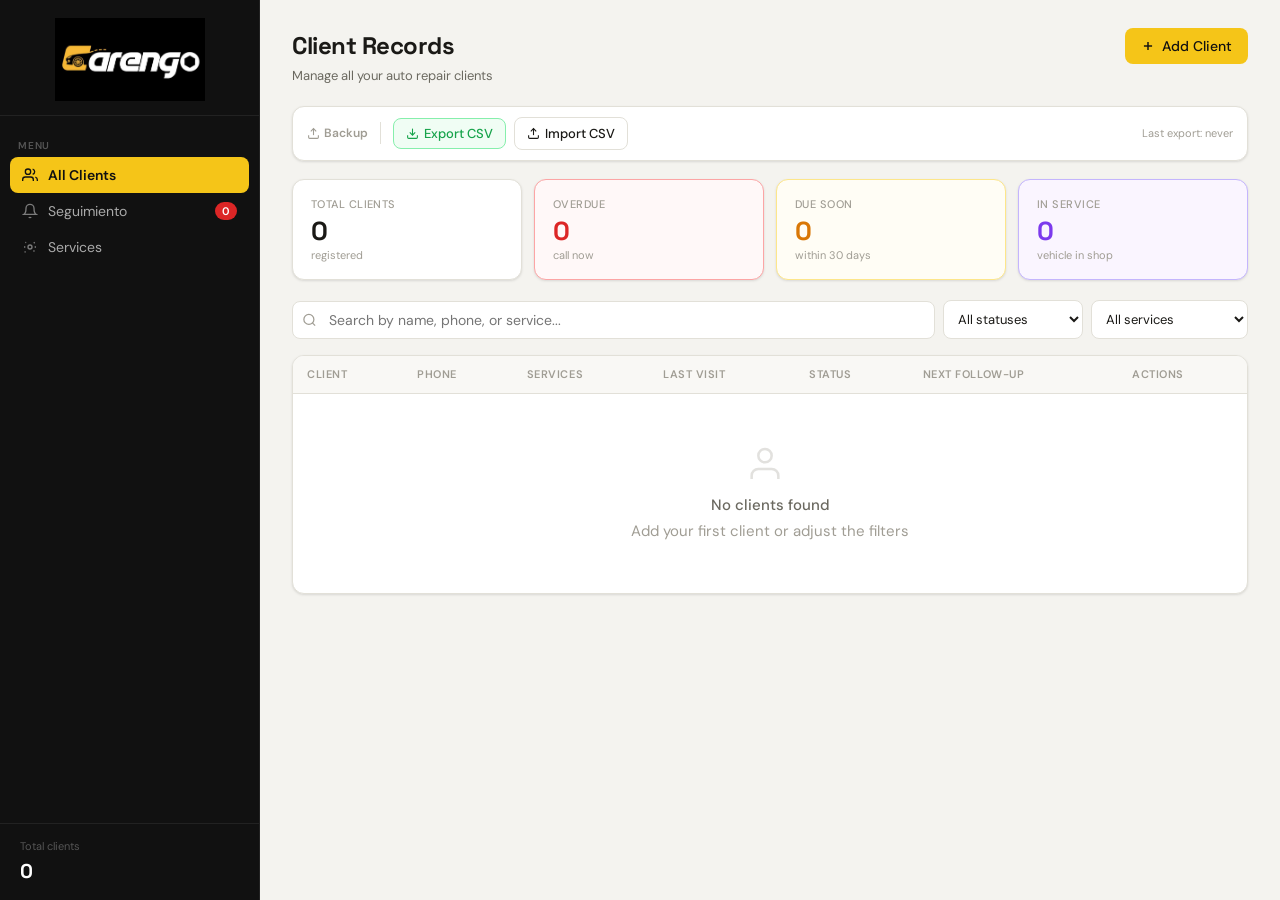
<file: index.html>
<!DOCTYPE html>
<html lang="en">
<head>
<meta charset="UTF-8">
<meta name="viewport" content="width=device-width, initial-scale=1.0">
<title>Carengo CRM</title>
<link href="https://fonts.googleapis.com/css2?family=DM+Sans:wght@300;400;500;600&family=Space+Grotesk:wght@400;500;600;700&display=swap" rel="stylesheet">
<style>
*,*::before,*::after{box-sizing:border-box;margin:0;padding:0}
:root{
  --bg:#f4f3ef;--surface:#fff;--surface2:#f9f8f5;--border:#e2e0d8;
  --text:#1a1916;--text2:#6b6960;--text3:#a09d94;--accent:#1a1916;
  --brand:#F5C518;--brand-dark:#d4a800;
  --green:#16a34a;--green-bg:#dcfce7;
  --yellow:#d97706;--yellow-bg:#fef3c7;
  --red:#dc2626;--red-bg:#fee2e2;
  --orange:#ea580c;--orange-bg:#fff7ed;
  --purple:#7c3aed;--purple-bg:#f5f3ff;
  --blue:#2563eb;--blue-bg:#dbeafe;
  --radius:12px;--radius-sm:8px;
  --shadow:0 1px 3px rgba(0,0,0,.08),0 1px 2px rgba(0,0,0,.04);
  --shadow-md:0 4px 12px rgba(0,0,0,.08),0 2px 4px rgba(0,0,0,.04);
}
body{font-family:'DM Sans',sans-serif;background:var(--bg);color:var(--text);min-height:100vh;font-size:15px;line-height:1.5}
.app{display:grid;grid-template-columns:260px 1fr;min-height:100vh}
.sidebar{background:#111;border-right:1px solid #222;display:flex;flex-direction:column;position:sticky;top:0;height:100vh;overflow-y:auto}
.main{padding:28px 32px;overflow-y:auto}
.logo-area{padding:18px 20px 14px;border-bottom:1px solid #222;margin-bottom:10px}
.logo-img{width:100%;max-width:150px;display:block;margin:0 auto}
.nav-section{padding:0 10px;flex:1}
.nav-label{font-size:10px;font-weight:600;color:#555;text-transform:uppercase;letter-spacing:.08em;padding:0 8px;margin-top:12px;margin-bottom:4px}
.nav-btn{display:flex;align-items:center;gap:10px;padding:9px 12px;border-radius:var(--radius-sm);border:none;background:none;cursor:pointer;color:#aaa;font-size:14px;font-family:'DM Sans',sans-serif;width:100%;text-align:left;transition:all .15s}
.nav-btn:hover{background:#1a1a1a;color:#fff}
.nav-btn.active{background:var(--brand);color:#111;font-weight:600}
.nav-btn svg{width:16px;height:16px;flex-shrink:0;opacity:.7}
.nav-btn.active svg{opacity:1}
.nav-badge{margin-left:auto;background:var(--red);color:white;font-size:11px;font-weight:600;padding:2px 7px;border-radius:20px;min-width:20px;text-align:center}
.nav-btn.active .nav-badge{background:#111;color:var(--brand)}
.sidebar-footer{padding:14px 20px;border-top:1px solid #222}
.sidebar-footer-label{font-size:11px;color:#555;margin-bottom:2px}
.sidebar-footer-val{font-family:'Space Grotesk',sans-serif;font-size:20px;font-weight:700;color:#fff}
.page-header{display:flex;align-items:flex-start;justify-content:space-between;margin-bottom:20px;gap:16px}
.page-title{font-family:'Space Grotesk',sans-serif;font-size:24px;font-weight:700;letter-spacing:-.02em}
.page-sub{color:var(--text2);font-size:13px;margin-top:2px}
.btn{display:inline-flex;align-items:center;gap:7px;padding:9px 16px;border-radius:var(--radius-sm);border:none;cursor:pointer;font-family:'DM Sans',sans-serif;font-size:14px;font-weight:500;transition:all .15s;text-decoration:none}
.btn-primary{background:var(--brand);color:#111}.btn-primary:hover{background:var(--brand-dark)}
.btn-ghost{background:transparent;color:var(--text2);border:1px solid var(--border)}.btn-ghost:hover{background:var(--surface2)}
.btn svg{width:14px;height:14px}.btn-sm{padding:6px 12px;font-size:13px}
/* Backup */
.backup-bar{display:flex;align-items:center;gap:8px;background:var(--surface);border:1px solid var(--border);border-radius:var(--radius);padding:10px 14px;margin-bottom:18px;box-shadow:var(--shadow);flex-wrap:wrap}
.backup-label{font-size:12px;font-weight:600;color:var(--text3);display:flex;align-items:center;gap:4px}
.backup-sep{width:1px;height:22px;background:var(--border);margin:0 4px}
.bbtn{display:inline-flex;align-items:center;gap:5px;padding:6px 12px;border-radius:var(--radius-sm);border:1px solid var(--border);cursor:pointer;font-family:'DM Sans',sans-serif;font-size:13px;font-weight:500;transition:all .15s;background:var(--surface);color:var(--text);text-decoration:none;white-space:nowrap}
.bbtn:hover{background:var(--surface2)}
.bbtn.green{border-color:#86efac;background:#f0fdf4;color:var(--green)}.bbtn.green:hover{background:var(--green-bg)}
.bbtn svg{width:13px;height:13px;flex-shrink:0}
.backup-info{margin-left:auto;font-size:11px;color:var(--text3)}
/* Stats */
.stats{display:grid;grid-template-columns:repeat(4,1fr);gap:12px;margin-bottom:20px}
.stat-card{background:var(--surface);border:1px solid var(--border);border-radius:var(--radius);padding:16px 18px;box-shadow:var(--shadow)}
.stat-label{font-size:11px;color:var(--text3);font-weight:500;text-transform:uppercase;letter-spacing:.04em;margin-bottom:5px}
.stat-val{font-family:'Space Grotesk',sans-serif;font-size:26px;font-weight:700;letter-spacing:-.02em;line-height:1}
.stat-sub{font-size:11px;color:var(--text3);margin-top:3px}
.stat-card.s-red{border-color:#fca5a5;background:#fff8f8}.stat-card.s-red .stat-val{color:var(--red)}
.stat-card.s-yellow{border-color:#fde68a;background:#fffdf5}.stat-card.s-yellow .stat-val{color:var(--yellow)}
.stat-card.s-purple{border-color:#c4b5fd;background:#faf5ff}.stat-card.s-purple .stat-val{color:var(--purple)}
/* Toolbar */
.toolbar{display:flex;gap:8px;margin-bottom:16px;align-items:center}
.search-wrap{position:relative;flex:1}
.search-input{width:100%;padding:9px 12px 9px 36px;border:1px solid var(--border);border-radius:var(--radius-sm);background:var(--surface);font-family:'DM Sans',sans-serif;font-size:14px;color:var(--text);outline:none;transition:border .15s}
.search-input:focus{border-color:#111}
.search-icon{position:absolute;left:10px;top:50%;transform:translateY(-50%);color:var(--text3);pointer-events:none}
.search-icon svg{width:15px;height:15px;display:block}
.filter-select{padding:9px 10px;border:1px solid var(--border);border-radius:var(--radius-sm);background:var(--surface);font-family:'DM Sans',sans-serif;font-size:13px;color:var(--text);outline:none;cursor:pointer;min-width:140px}
/* Table */
.table-wrap{background:var(--surface);border:1px solid var(--border);border-radius:var(--radius);box-shadow:var(--shadow);overflow:hidden}
table{width:100%;border-collapse:collapse}
thead{background:var(--surface2)}
th{padding:10px 14px;text-align:left;font-size:11px;font-weight:600;color:var(--text3);text-transform:uppercase;letter-spacing:.05em;border-bottom:1px solid var(--border)}
td{padding:11px 14px;border-bottom:1px solid var(--border);font-size:14px;vertical-align:middle}
tr:last-child td{border-bottom:none}
tbody tr:hover{background:var(--surface2)}
tr.row-inservice{background:#faf5ff}
tr.row-inservice:hover{background:#f3eeff}
/* Badges */
.badge{display:inline-flex;align-items:center;gap:4px;padding:3px 9px;border-radius:20px;font-size:12px;font-weight:500;white-space:nowrap}
.badge-green{background:var(--green-bg);color:var(--green)}
.badge-purple{background:var(--purple-bg);color:var(--purple)}
.dot{width:6px;height:6px;border-radius:50%;background:currentColor;flex-shrink:0}
.svc-chip{display:inline-flex;align-items:center;gap:3px;padding:2px 7px;border-radius:20px;font-size:11px;background:var(--surface2);border:1px solid var(--border);color:var(--text2);margin:2px 2px 2px 0;white-space:nowrap}
/* Actions */
.action-btns{display:flex;gap:3px;align-items:center}
.icon-btn{width:27px;height:27px;border-radius:6px;border:1px solid var(--border);background:transparent;cursor:pointer;display:flex;align-items:center;justify-content:center;color:var(--text3);transition:all .15s;font-size:14px;flex-shrink:0}
.icon-btn:hover{background:var(--surface2);color:var(--text)}
.icon-btn.danger:hover{background:var(--red-bg);color:var(--red);border-color:#fca5a5}
.icon-btn svg{width:13px;height:13px}
/* Empty */
.empty{text-align:center;padding:50px 20px;color:var(--text3)}
.empty svg{width:40px;height:40px;opacity:.3;margin:0 auto 10px;display:block}
.empty-title{font-size:15px;font-weight:500;color:var(--text2);margin-bottom:4px}
/* SEGUIMIENTO */
.seg-group{margin-bottom:26px}
.seg-group-header{display:flex;align-items:center;gap:10px;margin-bottom:12px;padding-bottom:8px;border-bottom:2px solid var(--border)}
.seg-group-title{font-family:'Space Grotesk',sans-serif;font-size:14px;font-weight:700}
.seg-count{font-size:11px;font-weight:600;padding:2px 8px;border-radius:20px}
.seg-count.red{background:var(--red-bg);color:var(--red)}
.seg-count.yellow{background:var(--yellow-bg);color:var(--yellow)}
.seg-count.green{background:var(--green-bg);color:var(--green)}
.seg-count.purple{background:var(--purple-bg);color:var(--purple)}
.seg-card{background:var(--surface);border:1px solid var(--border);border-radius:var(--radius);margin-bottom:8px;overflow:hidden;box-shadow:var(--shadow);display:flex}
.seg-card:hover{box-shadow:var(--shadow-md)}
.seg-card.is-inservice{border-color:#c4b5fd;background:#faf5ff}
.seg-stripe{width:4px;flex-shrink:0}
.seg-stripe.red{background:var(--red)}.seg-stripe.yellow{background:var(--yellow)}.seg-stripe.green{background:var(--green)}.seg-stripe.purple{background:var(--purple)}
.seg-body{flex:1;padding:13px 16px;display:flex;align-items:center;gap:14px;flex-wrap:wrap}
.seg-avatar{width:40px;height:40px;border-radius:9px;background:#111;display:flex;align-items:center;justify-content:center;font-family:'Space Grotesk',sans-serif;font-weight:700;font-size:14px;color:var(--brand);flex-shrink:0}
.seg-info{flex:1;min-width:160px}
.seg-name{font-weight:600;font-size:14px;margin-bottom:2px}
.seg-chips{margin-bottom:5px;display:flex;flex-wrap:wrap;gap:3px}
.seg-meta{font-size:12px;color:var(--text2);margin-bottom:5px}
.seg-bar{height:4px;background:var(--border);border-radius:3px;overflow:hidden;margin-bottom:4px}
.seg-bar-fill{height:100%;border-radius:3px}
.seg-bar-fill.red{background:var(--red)}.seg-bar-fill.yellow{background:var(--yellow)}.seg-bar-fill.green{background:var(--green)}.seg-bar-fill.purple{background:var(--purple)}
.seg-dayslabel{font-size:11px;font-weight:700}
.seg-dayslabel.red{color:var(--red)}.seg-dayslabel.yellow{color:var(--yellow)}.seg-dayslabel.green{color:var(--green)}.seg-dayslabel.purple{color:var(--purple)}
.seg-actions{display:flex;flex-direction:column;gap:5px;align-items:flex-end;flex-shrink:0}
.seg-phone{font-size:11px;color:var(--text3);text-align:right}
.seg-btns{display:flex;gap:5px;flex-wrap:wrap;justify-content:flex-end}
/* Modal shared */
.modal-overlay{position:fixed;inset:0;background:rgba(0,0,0,.5);z-index:100;display:flex;align-items:center;justify-content:center;padding:20px;opacity:0;pointer-events:none;transition:opacity .2s}
.modal-overlay.open{opacity:1;pointer-events:all}
.modal{background:var(--surface);border-radius:var(--radius);width:100%;max-width:540px;max-height:90vh;overflow-y:auto;box-shadow:0 20px 60px rgba(0,0,0,.2);transform:translateY(12px);transition:transform .2s}
.modal-overlay.open .modal{transform:translateY(0)}
.modal-header{padding:20px 22px 0;display:flex;align-items:center;justify-content:space-between;border-bottom:1px solid var(--border);padding-bottom:14px;position:sticky;top:0;background:var(--surface);z-index:1}
.modal-title{font-family:'Space Grotesk',sans-serif;font-size:17px;font-weight:700}
.modal-close{width:28px;height:28px;border-radius:6px;border:1px solid var(--border);background:none;cursor:pointer;display:flex;align-items:center;justify-content:center;color:var(--text3)}
.modal-close:hover{background:var(--surface2)}
.modal-close svg{width:13px;height:13px}
.modal-body{padding:18px 22px}
.modal-footer{padding:12px 22px 20px;display:flex;gap:8px;justify-content:flex-end;border-top:1px solid var(--border);position:sticky;bottom:0;background:var(--surface)}
/* Form */
.form-group{margin-bottom:14px}
.form-label{display:block;font-size:12px;font-weight:500;color:var(--text2);margin-bottom:5px}
.form-input,.form-select,.form-textarea{width:100%;padding:9px 11px;border:1px solid var(--border);border-radius:var(--radius-sm);font-family:'DM Sans',sans-serif;font-size:14px;color:var(--text);background:var(--surface);outline:none;transition:border .15s}
.form-input:focus,.form-select:focus,.form-textarea:focus{border-color:#111}
.form-textarea{resize:vertical;min-height:65px}
.form-row{display:grid;grid-template-columns:1fr 1fr;gap:12px}
.form-hint{background:var(--blue-bg);border-radius:var(--radius-sm);padding:9px 11px;font-size:12px;color:var(--blue);margin-top:5px;display:flex;gap:7px;align-items:flex-start}
.form-hint svg{width:13px;height:13px;flex-shrink:0;margin-top:1px}
.svc-rows{display:flex;flex-direction:column;gap:7px;margin-bottom:7px}
.svc-row{display:grid;grid-template-columns:1fr 1fr auto;gap:7px;align-items:center;background:var(--surface2);border:1px solid var(--border);border-radius:var(--radius-sm);padding:9px 11px}
.svc-row select,.svc-row input{padding:6px 9px;border:1px solid var(--border);border-radius:5px;font-family:'DM Sans',sans-serif;font-size:13px;background:var(--surface);color:var(--text);outline:none;width:100%}
.svc-row select:focus,.svc-row input:focus{border-color:#111}
.svc-row-remove{width:26px;height:26px;border-radius:5px;border:1px solid #fca5a5;background:var(--red-bg);cursor:pointer;display:flex;align-items:center;justify-content:center;color:var(--red);flex-shrink:0}
.svc-row-remove:hover{background:var(--red);color:white}
.svc-row-remove svg{width:12px;height:12px}
.add-svc-btn{display:inline-flex;align-items:center;gap:5px;padding:6px 12px;border-radius:var(--radius-sm);border:1px dashed var(--border);background:transparent;cursor:pointer;font-family:'DM Sans',sans-serif;font-size:12px;color:var(--text2);transition:all .15s}
.add-svc-btn:hover{border-color:#111;color:var(--text);background:var(--surface2)}
.add-svc-btn svg{width:13px;height:13px}
/* In-Service modal */
.is-modal{background:var(--surface);border-radius:var(--radius);width:100%;max-width:420px;box-shadow:0 20px 60px rgba(0,0,0,.2);transform:translateY(12px);transition:transform .2s}
.modal-overlay.open .is-modal{transform:translateY(0)}
.is-header{padding:20px 20px 0;display:flex;align-items:center;justify-content:space-between;border-bottom:1px solid var(--border);padding-bottom:14px}
.is-body{padding:18px 20px}
.is-client{display:flex;align-items:center;gap:11px;margin-bottom:16px}
.is-avatar{width:42px;height:42px;border-radius:9px;background:#111;display:flex;align-items:center;justify-content:center;font-family:'Space Grotesk',sans-serif;font-weight:700;font-size:15px;color:var(--brand);flex-shrink:0}
.is-info-name{font-weight:600;font-size:15px}
.is-info-phone{font-size:12px;color:var(--text2)}
.is-info-vehicle{font-size:11px;color:var(--text3)}
.is-section-label{font-size:11px;font-weight:600;color:var(--text3);text-transform:uppercase;letter-spacing:.05em;margin-bottom:7px}
.is-checks{display:flex;flex-direction:column;gap:7px;margin-bottom:14px}
.is-check{display:flex;align-items:center;gap:9px;padding:9px 11px;border:1px solid var(--border);border-radius:var(--radius-sm);cursor:pointer;transition:all .15s}
.is-check:hover{border-color:#c4b5fd;background:var(--purple-bg)}
.is-check.checked{border-color:#c4b5fd;background:var(--purple-bg)}
.is-check input[type=checkbox]{width:17px;height:17px;accent-color:var(--purple);cursor:pointer;flex-shrink:0;pointer-events:auto}
.is-check-label{flex:1;font-size:13px;pointer-events:none}
.is-check-icon{font-size:15px}
.is-note{width:100%;padding:8px 10px;border:1px solid var(--border);border-radius:var(--radius-sm);font-family:'DM Sans',sans-serif;font-size:13px;outline:none;resize:none;min-height:60px}
.is-note:focus{border-color:var(--purple)}
.is-close-info{background:var(--green-bg);border:1px solid #86efac;border-radius:var(--radius-sm);padding:10px 12px;font-size:12px;color:var(--green);margin-bottom:14px}
.is-footer{padding:0 20px 20px;display:flex;gap:8px;justify-content:flex-end}
/* History */
.hist-visit{border:1px solid var(--border);border-radius:var(--radius-sm);margin-bottom:10px;overflow:hidden}
.hist-visit-header{display:flex;align-items:center;justify-content:space-between;padding:9px 13px;background:var(--surface2);border-bottom:1px solid var(--border)}
.hist-visit-date{font-family:'Space Grotesk',sans-serif;font-weight:600;font-size:13px}
.hist-visit-body{padding:9px 13px}
.hist-visit-note{font-size:12px;color:var(--text2);font-style:italic;margin-top:5px}
.hist-del{width:24px;height:24px;border-radius:5px;border:1px solid #fca5a5;background:var(--red-bg);cursor:pointer;display:flex;align-items:center;justify-content:center;color:var(--red)}
.hist-del:hover{background:var(--red);color:white}
.hist-del svg{width:11px;height:11px}
/* Views */
.view-section{display:none}.view-section.active{display:block}
.svc-grid{display:grid;grid-template-columns:repeat(auto-fill,minmax(190px,1fr));gap:12px}
/* Toast */
.toast{position:fixed;bottom:20px;right:20px;background:#111;color:white;padding:11px 16px;border-radius:var(--radius-sm);font-size:13px;font-weight:500;z-index:200;transform:translateY(80px);opacity:0;transition:all .3s;box-shadow:var(--shadow-md);border-left:3px solid var(--brand)}
.toast.show{transform:translateY(0);opacity:1}
@media(max-width:900px){.app{grid-template-columns:1fr}.sidebar{display:none}.stats{grid-template-columns:repeat(2,1fr)}.form-row{grid-template-columns:1fr}.svc-row{grid-template-columns:1fr auto}}
</style>
</head>
<body>
<div class="app">
<aside class="sidebar">
  <div class="logo-area">
    <img class="logo-img" src="[data-uri]" alt="Carengo">
  </div>
  <div class="nav-section">
    <div class="nav-label">Menu</div>
    <button class="nav-btn active" onclick="showView('clients')">
      <svg viewBox="0 0 24 24" fill="none" stroke="currentColor" stroke-width="2"><path d="M17 21v-2a4 4 0 00-4-4H5a4 4 0 00-4 4v2"/><circle cx="9" cy="7" r="4"/><path d="M23 21v-2a4 4 0 00-3-3.87M16 3.13a4 4 0 010 7.75"/></svg>
      All Clients
    </button>
    <button class="nav-btn" onclick="showView('seguimiento')">
      <svg viewBox="0 0 24 24" fill="none" stroke="currentColor" stroke-width="2"><path d="M18 8A6 6 0 006 8c0 7-3 9-3 9h18s-3-2-3-9M13.73 21a2 2 0 01-3.46 0"/></svg>
      Seguimiento
      <span class="nav-badge" id="seg-badge">0</span>
    </button>
    <button class="nav-btn" onclick="showView('services')">
      <svg viewBox="0 0 24 24" fill="none" stroke="currentColor" stroke-width="2"><circle cx="12" cy="12" r="3"/><path d="M19.07 4.93l-1.41 1.41M5.34 18.66l-1.41 1.41M21 12h-2M5 12H3M18.66 18.66l-1.41-1.41M6.34 5.34L4.93 4.93"/></svg>
      Services
    </button>
  </div>
  <div class="sidebar-footer">
    <div class="sidebar-footer-label">Total clients</div>
    <div class="sidebar-footer-val" id="sidebar-total">0</div>
  </div>
</aside>
<main class="main">

<!-- ALL CLIENTS -->
<div id="view-clients" class="view-section active">
  <div class="page-header">
    <div><div class="page-title">Client Records</div><div class="page-sub">Manage all your auto repair clients</div></div>
    <button class="btn btn-primary" onclick="openModal()">
      <svg viewBox="0 0 24 24" fill="none" stroke="currentColor" stroke-width="2.5"><line x1="12" y1="5" x2="12" y2="19"/><line x1="5" y1="12" x2="19" y2="12"/></svg>
      Add Client
    </button>
  </div>
  <div class="backup-bar">
    <div class="backup-label"><svg viewBox="0 0 24 24" fill="none" stroke="currentColor" stroke-width="2" style="width:13px;height:13px"><path d="M21 15v4a2 2 0 01-2 2H5a2 2 0 01-2-2v-4"/><polyline points="17 8 12 3 7 8"/><line x1="12" y1="3" x2="12" y2="15"/></svg> Backup</div>
    <div class="backup-sep"></div>
    <button class="bbtn green" onclick="exportCSV()"><svg viewBox="0 0 24 24" fill="none" stroke="currentColor" stroke-width="2"><path d="M21 15v4a2 2 0 01-2 2H5a2 2 0 01-2-2v-4"/><polyline points="7 10 12 15 17 10"/><line x1="12" y1="15" x2="12" y2="3"/></svg>Export CSV</button>
    <label class="bbtn" style="cursor:pointer"><svg viewBox="0 0 24 24" fill="none" stroke="currentColor" stroke-width="2"><path d="M21 15v4a2 2 0 01-2 2H5a2 2 0 01-2-2v-4"/><polyline points="17 8 12 3 7 8"/><line x1="12" y1="3" x2="12" y2="15"/></svg>Import CSV<input type="file" accept=".csv" style="display:none" onchange="importCSV(this)"></label>
    <div class="backup-info" id="backup-info">Last export: never</div>
  </div>
  <div class="stats">
    <div class="stat-card"><div class="stat-label">Total Clients</div><div class="stat-val" id="stat-total">0</div><div class="stat-sub">registered</div></div>
    <div class="stat-card s-red"><div class="stat-label">Overdue</div><div class="stat-val" id="stat-overdue">0</div><div class="stat-sub">call now</div></div>
    <div class="stat-card s-yellow"><div class="stat-label">Due Soon</div><div class="stat-val" id="stat-soon">0</div><div class="stat-sub">within 30 days</div></div>
    <div class="stat-card s-purple"><div class="stat-label">In Service</div><div class="stat-val" id="stat-inservice">0</div><div class="stat-sub">vehicle in shop</div></div>
  </div>
  <div class="toolbar">
    <div class="search-wrap">
      <div class="search-icon"><svg viewBox="0 0 24 24" fill="none" stroke="currentColor" stroke-width="2"><circle cx="11" cy="11" r="8"/><line x1="21" y1="21" x2="16.65" y2="16.65"/></svg></div>
      <input class="search-input" type="text" placeholder="Search by name, phone, or service..." id="search-input" oninput="renderTable()">
    </div>
    <select class="filter-select" id="filter-status" onchange="renderTable()">
      <option value="">All statuses</option>
      <option value="overdue">Overdue</option>
      <option value="soon">Due soon</option>
      <option value="ok">Up to date</option>
      <option value="inservice">In Service</option>
    </select>
    <select class="filter-select" id="filter-service" onchange="renderTable()"><option value="">All services</option></select>
  </div>
  <div class="table-wrap">
    <table>
      <thead><tr><th>Client</th><th>Phone</th><th>Services</th><th>Last Visit</th><th>Status</th><th>Next Follow-up</th><th>Actions</th></tr></thead>
      <tbody id="clients-tbody"></tbody>
    </table>
    <div class="empty" id="empty-state" style="display:none">
      <svg viewBox="0 0 24 24" fill="none" stroke="currentColor" stroke-width="1.5"><path d="M17 21v-2a4 4 0 00-4-4H5a4 4 0 00-4 4v2"/><circle cx="9" cy="7" r="4"/></svg>
      <div class="empty-title">No clients found</div><div>Add your first client or adjust the filters</div>
    </div>
  </div>
</div>

<!-- SEGUIMIENTO -->
<div id="view-seguimiento" class="view-section">
  <div class="page-header">
    <div>
      <div class="page-title">&#128203; Seguimiento</div>
      <div class="page-sub">Clientes ordenados por urgencia — los que necesitas contactar primero arriba</div>
    </div>
  </div>
  <div class="toolbar">
    <div class="search-wrap">
      <div class="search-icon"><svg viewBox="0 0 24 24" fill="none" stroke="currentColor" stroke-width="2"><circle cx="11" cy="11" r="8"/><line x1="21" y1="21" x2="16.65" y2="16.65"/></svg></div>
      <input class="search-input" type="text" placeholder="Buscar cliente, vehículo, servicio..." id="seg-search" oninput="renderSeguimiento()">
    </div>
    <select class="filter-select" id="seg-svc" onchange="renderSeguimiento()"><option value="">All services</option></select>
  </div>
  <div class="seg-group" id="grp-inservice">
    <div class="seg-group-header"><div class="seg-group-title">&#128295; En Servicio ahora</div><span class="seg-count purple" id="cnt-inservice">0</span></div>
    <div id="lst-inservice"></div>
  </div>
  <div class="seg-group" id="grp-overdue">
    <div class="seg-group-header"><div class="seg-group-title">&#128308; Llama YA — Vencidos</div><span class="seg-count red" id="cnt-overdue">0</span></div>
    <div id="lst-overdue"></div>
  </div>
  <div class="seg-group" id="grp-soon">
    <div class="seg-group-header"><div class="seg-group-title">&#128993; Próximos 30 días</div><span class="seg-count yellow" id="cnt-soon">0</span></div>
    <div id="lst-soon"></div>
  </div>
  <div class="seg-group" id="grp-ok">
    <div class="seg-group-header"><div class="seg-group-title">&#128994; Al corriente — futuros</div><span class="seg-count green" id="cnt-ok">0</span></div>
    <div id="lst-ok"></div>
  </div>
  <div class="empty" id="seg-empty" style="display:none">
    <svg viewBox="0 0 24 24" fill="none" stroke="currentColor" stroke-width="1.5"><path d="M18 8A6 6 0 006 8c0 7-3 9-3 9h18s-3-2-3-9M13.73 21a2 2 0 01-3.46 0"/></svg>
    <div class="empty-title">Sin clientes aún</div><div>Agrega clientes desde "All Clients"</div>
  </div>
</div>

<!-- SERVICES -->
<div id="view-services" class="view-section">
  <div class="page-header"><div><div class="page-title">Service Summary</div><div class="page-sub">Clients per service type</div></div></div>
  <div class="svc-grid" id="svc-grid"></div>
</div>

</main>
</div>

<!-- ADD/EDIT MODAL -->
<div class="modal-overlay" id="modal-overlay" onclick="if(event.target===this)closeModal()">
  <div class="modal">
    <div class="modal-header">
      <div class="modal-title" id="modal-title">Add New Client</div>
      <button class="modal-close" onclick="closeModal()"><svg viewBox="0 0 24 24" fill="none" stroke="currentColor" stroke-width="2"><line x1="18" y1="6" x2="6" y2="18"/><line x1="6" y1="6" x2="18" y2="18"/></svg></button>
    </div>
    <div class="modal-body">
      <div class="form-row">
        <div class="form-group"><label class="form-label">Full Name *</label><input class="form-input" type="text" id="f-name" placeholder="John Doe"></div>
        <div class="form-group"><label class="form-label">Phone *</label><input class="form-input" type="tel" id="f-phone" placeholder="(555) 000-0000"></div>
      </div>
      <div class="form-group"><label class="form-label">Vehicle (optional)</label><input class="form-input" type="text" id="f-vehicle" placeholder="2018 Toyota Camry"></div>
      <div class="form-group" style="margin-top:16px">
        <label class="form-label" style="font-size:13px;font-weight:600;color:var(--text)">Services &amp; Dates * <span style="font-size:11px;font-weight:400;color:var(--text3)">Add one or more</span></label>
        <div class="svc-rows" id="svc-rows"></div>
        <button type="button" class="add-svc-btn" onclick="addSvcRow()"><svg viewBox="0 0 24 24" fill="none" stroke="currentColor" stroke-width="2"><line x1="12" y1="5" x2="12" y2="19"/><line x1="5" y1="12" x2="19" y2="12"/></svg>Add another service</button>
        <div class="form-hint" id="svc-hint" style="display:none"><svg viewBox="0 0 24 24" fill="none" stroke="currentColor" stroke-width="2"><circle cx="12" cy="12" r="10"/><line x1="12" y1="8" x2="12" y2="12"/><line x1="12" y1="16" x2="12.01" y2="16"/></svg><span id="svc-hint-text"></span></div>
      </div>
      <div class="form-group"><label class="form-label">Notes (optional)</label><textarea class="form-textarea" id="f-notes" placeholder="Any additional details..."></textarea></div>
    </div>
    <div class="modal-footer">
      <button class="btn btn-ghost" onclick="closeModal()">Cancel</button>
      <button class="btn btn-primary" onclick="saveClient()">Save Client</button>
    </div>
  </div>
</div>

<!-- IN SERVICE MODAL -->
<div class="modal-overlay" id="is-modal-overlay" onclick="if(event.target===this)closeISModal()">
  <div class="is-modal">
    <div class="is-header">
      <div class="modal-title" id="is-modal-title">&#128295; Mark as In Service</div>
      <button class="modal-close" onclick="closeISModal()"><svg viewBox="0 0 24 24" fill="none" stroke="currentColor" stroke-width="2"><line x1="18" y1="6" x2="6" y2="18"/><line x1="6" y1="6" x2="18" y2="18"/></svg></button>
    </div>
    <div class="is-body">
      <div class="is-client">
        <div class="is-avatar" id="is-avatar"></div>
        <div><div class="is-info-name" id="is-name"></div><div class="is-info-phone" id="is-phone"></div><div class="is-info-vehicle" id="is-vehicle"></div></div>
      </div>
      <div class="is-close-info" id="is-close-info" style="display:none">Vehicle is in service. Check which services were completed, then close.</div>
      <div class="is-section-label" id="is-svc-label">Services being done today</div>
      <div class="is-checks" id="is-checks"></div>
      <div class="is-section-label">Notes</div>
      <textarea class="is-note" id="is-note" placeholder="Optional notes..."></textarea>
    </div>
    <div class="is-footer" id="is-footer"></div>
  </div>
</div>

<!-- HISTORY MODAL -->
<div class="modal-overlay" id="hist-overlay" onclick="if(event.target===this)closeHistModal()">
  <div class="modal" style="max-width:500px">
    <div class="modal-header">
      <div><div class="modal-title" id="hist-title">Visit History</div><div style="font-size:12px;color:var(--text2);margin-top:2px" id="hist-sub"></div></div>
      <button class="modal-close" onclick="closeHistModal()"><svg viewBox="0 0 24 24" fill="none" stroke="currentColor" stroke-width="2"><line x1="18" y1="6" x2="6" y2="18"/><line x1="6" y1="6" x2="18" y2="18"/></svg></button>
    </div>
    <div class="modal-body" id="hist-body"></div>
    <div class="modal-footer"><button class="btn btn-ghost" onclick="closeHistModal()">Close</button></div>
  </div>
</div>

<div class="toast" id="toast"></div>

<script>
function makeBtn(id,action,cls,style,label){
  return '<button class="'+cls+'" onclick="'+action+'(\''+id+'\')" '+style+'>'+label+'</button>';
}
function makeLink(id,action,cls,style,label){
  return '<a href="#" class="'+cls+'" onclick="'+action+'(\''+id+'\');return false;" '+style+'>'+label+'</a>';
}

const SERVICES=[
  {name:'Oil Change',     months:3,  icon:'Oil'},
  {name:'Tune-Up',        months:12, icon:'Tune'},
  {name:'Brake Service',  months:12, icon:'Brk'},
  {name:'Suspension',     months:24, icon:'Sus'},
  {name:'Diagnostics',    months:6,  icon:'Diag'},
  {name:'A/C Service',    months:12, icon:'AC'},
  {name:'Battery',        months:24, icon:'Bat'},
  {name:'Transmission',   months:24, icon:'Trans'},
  {name:'General Repair', months:6,  icon:'Rpr'},
  {name:'Check Engine',   months:6,  icon:'Chk'},
  {name:'Quick Services', months:3,  icon:'Qck'},
];
const SICONS={
  'Oil Change':'Oil','Tune-Up':'Tune','Brake Service':'Brk','Suspension':'Sus',
  'Diagnostics':'Diag','A/C Service':'AC','Battery':'Bat','Transmission':'Trans',
  'General Repair':'Rpr','Check Engine':'Chk','Quick Services':'Qck'
};
const KEY='carengo_v5';
function load(){try{return JSON.parse(localStorage.getItem(KEY))||[];}catch{return[];}}
function save(d){localStorage.setItem(KEY,JSON.stringify(d));}
let clients=load(),editingId=null,isClientId=null;

function uid(){return Date.now().toString(36)+Math.random().toString(36).slice(2);}
function fmt(d){if(!d)return'';return new Date(d+'T12:00:00').toLocaleDateString('en-US',{month:'short',day:'numeric',year:'numeric'});}
function addMonths(ds,m){var d=new Date(ds+'T12:00:00');d.setMonth(d.getMonth()+m);return d.toISOString().split('T')[0];}
function daysUntil(ds){var n=new Date();n.setHours(0,0,0,0);return Math.round((new Date(ds+'T12:00:00')-n)/86400000);}
function today(){return new Date().toISOString().split('T')[0];}
function getSvc(name){return SERVICES.find(function(x){return x.name===name;});}
function icon(name){return SICONS[name]||'Svc';}
function getEntries(c){return Array.isArray(c.services)?c.services:(c.service?[{name:c.service,date:c.date}]:[]);}
function initials(n){return n.split(' ').slice(0,2).map(function(w){return w[0]||'';}).join('').toUpperCase();}
function showToast(msg){var t=document.getElementById('toast');t.textContent=msg;t.classList.add('show');setTimeout(function(){t.classList.remove('show');},2800);}

function getMostUrgent(c){
  if(c.inService)return{entry:null,days:9999};
  var entries=getEntries(c),best=null,bestDays=Infinity;
  entries.forEach(function(e){
    var s=getSvc(e.name);if(!s||!e.date)return;
    var d=daysUntil(addMonths(e.date,s.months));
    if(d<bestDays){bestDays=d;best=e;}
  });
  return{entry:best,days:bestDays===Infinity?9999:bestDays};
}
function getNextDate(e){var s=getSvc(e.name);return(s&&e.date)?addMonths(e.date,s.months):null;}
function getProgress(e){
  var s=getSvc(e.name);if(!s||!e.date)return 0;
  var total=s.months*30.44,elapsed=(new Date()-new Date(e.date+'T12:00:00'))/86400000;
  return Math.min(Math.round(elapsed/total*100),100);
}
function getStatus(c){
  if(c.inService)return'inservice';
  var d=getMostUrgent(c).days;
  return d<0?'overdue':d<=30?'soon':'ok';
}

function populateSelects(){
  ['filter-service','seg-svc'].forEach(function(id){
    var el=document.getElementById(id);if(!el)return;
    el.innerHTML='<option value="">All services</option>';
    SERVICES.forEach(function(s){el.appendChild(new Option(icon(s.name)+' '+s.name,s.name));});
  });
  var fs=document.getElementById('f-service');
  if(fs){fs.innerHTML='<option value="">Select service...</option>';SERVICES.forEach(function(s){fs.appendChild(new Option(icon(s.name)+' '+s.name,s.name));});}
}

function addSvcRow(name,date){
  name=name||'';date=date||today();
  var rows=document.getElementById('svc-rows');
  var div=document.createElement('div');div.className='svc-row';
  var opts=SERVICES.map(function(s){return '<option value="'+s.name+'"'+(s.name===name?' selected':'')+'>'+icon(s.name)+' '+s.name+'</option>';}).join('');
  div.innerHTML='<select onchange="updateHint()"><option value="">Select...</option>'+opts+'</select>'
    +'<input type="date" value="'+date+'">'
    +'<button type="button" class="svc-row-remove" onclick="removeSvcRow(this)"><svg viewBox="0 0 24 24" fill="none" stroke="currentColor" stroke-width="2"><line x1="18" y1="6" x2="6" y2="18"/><line x1="6" y1="6" x2="18" y2="18"/></svg></button>';
  rows.appendChild(div);updateHint();
}
function removeSvcRow(btn){
  var rows=document.getElementById('svc-rows');
  if(rows.children.length<=1){showToast('At least one service required');return;}
  btn.closest('.svc-row').remove();updateHint();
}
function updateHint(){
  var selects=[].slice.call(document.querySelectorAll('#svc-rows select'));
  var hints=selects.map(function(s){var d=getSvc(s.value);return d?icon(d.name)+' '+d.name+': '+d.months+'mo':null;}).filter(Boolean);
  var box=document.getElementById('svc-hint');
  if(hints.length){box.style.display='flex';document.getElementById('svc-hint-text').textContent='Follow-up: '+hints.join('  ');}
  else box.style.display='none';
}
function getSvcRows(){
  return [].slice.call(document.querySelectorAll('#svc-rows .svc-row')).map(function(row){
    return{name:row.querySelector('select').value,date:row.querySelector('input[type=date]').value};
  }).filter(function(e){return e.name&&e.date;});
}

function updateStats(){
  var ov=clients.filter(function(c){return getStatus(c)==='overdue';}).length;
  var so=clients.filter(function(c){return getStatus(c)==='soon';}).length;
  var ins=clients.filter(function(c){return c.inService;}).length;
  document.getElementById('stat-total').textContent=clients.length;
  document.getElementById('stat-overdue').textContent=ov;
  document.getElementById('stat-soon').textContent=so;
  document.getElementById('stat-inservice').textContent=ins;
  document.getElementById('sidebar-total').textContent=clients.length;
  document.getElementById('seg-badge').textContent=ov+so+ins;
}

function statusBadge(c){
  if(c.inService)return'<span class="badge badge-purple"><span class="dot"></span>[SVC] In Service</span>';
  return'<span class="badge badge-green"><span class="dot"></span>[DONE] Close & Done</span>';
}

function renderTable(){
  var q=(document.getElementById('search-input').value||'').toLowerCase();
  var sf=document.getElementById('filter-status').value;
  var sv=document.getElementById('filter-service').value;
  var ord={inservice:-1,overdue:0,soon:1,ok:2};
  var list=clients.slice().sort(function(a,b){
    var oa=ord[getStatus(a)],ob=ord[getStatus(b)];
    if(oa!==ob)return oa-ob;
    return getMostUrgent(a).days-getMostUrgent(b).days;
  });
  if(q)list=list.filter(function(c){return(c.name+c.phone+getEntries(c).map(function(e){return e.name;}).join(' ')+(c.vehicle||'')+(c.notes||'')).toLowerCase().includes(q);});
  if(sf)list=list.filter(function(c){return getStatus(c)===sf;});
  if(sv)list=list.filter(function(c){return getEntries(c).some(function(e){return e.name===sv;});});
  var tbody=document.getElementById('clients-tbody');
  var empty=document.getElementById('empty-state');
  if(!list.length){tbody.innerHTML='';empty.style.display='';return;}
  empty.style.display='none';
  tbody.innerHTML=list.map(function(c){
    var entries=getEntries(c);
    var chips=entries.map(function(e){return'<span class="svc-chip">'+icon(e.name)+' '+e.name+'</span>';}).join('');
    var dates=entries.map(function(e){return e.date;}).filter(Boolean).sort();
    var lastVisit=dates.length?fmt(dates[dates.length-1]):'';
    var mu=getMostUrgent(c),days=mu.days,urgEntry=mu.entry;
    // Next follow-up cell
    var followup='<span style="color:var(--text3);font-size:12px"></span>';
    if(c.inService){
      followup='<span style="color:var(--purple);font-size:12px">[SVC] In shop'+(c.inServiceSince?'  '+fmt(c.inServiceSince):'')+'</span>';
    }else if(urgEntry){
      var nd=getNextDate(urgEntry);
      var s2=getSvc(urgEntry.name);
      var dc=days<0?'var(--red)':days<=30?'var(--yellow)':'var(--green)';
      var dlabel=days<0?Math.abs(days)+'d overdue':days===0?'Today!':'in '+days+'d';
      followup='<div style="display:flex;align-items:center;gap:5px">'
        +'<span style="width:7px;height:7px;border-radius:50%;background:'+dc+';flex-shrink:0;display:inline-block"></span>'
        +'<div><div style="font-size:13px;color:var(--text)">'+fmt(nd)+'</div>'
        +'<div style="font-size:11px;color:var(--text3)">'+(s2?icon(s2.name)+' '+s2.name:'')+'</div>'
        +'<div style="font-size:11px;font-weight:700;color:'+dc+'">'+dlabel+'</div></div></div>';
    }
    var rowbg=(!c.inService&&days<0)?'background:#fff8f8':(!c.inService&&days<=30&&days>=0)?'background:#fffdf5':'';
    return '<tr'+(c.inService?' class="row-inservice"':'')+' style="'+rowbg+'">'
      +'<td><strong>'+c.name+'</strong>'+(c.vehicle?'<br><span style="font-size:11px;color:var(--text3)">'+c.vehicle+'</span>':'')+'</td>'
      +'<td><a href="tel:'+c.phone+'" style="color:var(--text);text-decoration:none">'+c.phone+'</a></td>'
      +'<td style="max-width:180px"><div style="display:flex;flex-wrap:wrap">'+chips+'</div></td>'
      +'<td style="color:var(--text2);font-size:13px">'+lastVisit+'</td>'
      +'<td>'+statusBadge(c)+'</td>'
      +'<td>'+followup+'</td>'
      +'<td><div class="action-btns">'
      +makeBtn(c.id,'openISModal','icon-btn is-toggle','style="font-size:13px"',c.inService?'[Done]':'[Svc]')
      +makeBtn(c.id,'openHistModal','icon-btn','style="font-size:13px"','Log')
      +makeBtn(c.id,'editClient','icon-btn','','<svg viewBox="0 0 24 24" fill="none" stroke="currentColor" stroke-width="2"><path d="M11 4H4a2 2 0 00-2 2v14a2 2 0 002 2h14a2 2 0 002-2v-7"/><path d="M18.5 2.5a2.121 2.121 0 013 3L12 15l-4 1 1-4 9.5-9.5z"/></svg>')
      +makeBtn(c.id,'deleteClient','icon-btn danger','','<svg viewBox="0 0 24 24" fill="none" stroke="currentColor" stroke-width="2"><polyline points="3 6 5 6 21 6"/><path d="M19 6l-1 14a2 2 0 01-2 2H8a2 2 0 01-2-2L5 6"/><path d="M10 11v6M14 11v6M9 6V4a1 1 0 011-1h4a1 1 0 011 1v2"/></svg>')
      +'</div></td></tr>';
  }).join('');
  updateStats();
}

function buildSegCard(c,col){
  var entries=getEntries(c);
  var mu=getMostUrgent(c),days=mu.days,urgEntry=mu.entry;
  var prog=urgEntry?getProgress(urgEntry):c.inService?100:0;
  var chips=entries.map(function(e){return'<span class="svc-chip">'+icon(e.name)+' '+e.name+'</span>';}).join('');
  var dates=entries.map(function(e){return e.date;}).filter(Boolean).sort();
  var lastVisit=dates.length?fmt(dates[dates.length-1]):'';
  var dlabel='';
  if(c.inService){
    dlabel='<div class="seg-dayslabel purple">[SVC] In service since '+fmt(c.inServiceSince||today())+'</div>';
  }else if(days<9999){
    if(days<0)dlabel='<div class="seg-dayslabel '+col+'">'+Math.abs(days)+' day'+(Math.abs(days)!==1?'s':'')+' overdue  llama ahora!</div>';
    else if(days===0)dlabel='<div class="seg-dayslabel '+col+'">[DONE] Vence HOY</div>';
    else dlabel='<div class="seg-dayslabel '+col+'">Prximo: '+fmt(getNextDate(urgEntry))+' (en '+days+' das)</div>';
  }
  var callBtn=c.inService?'':'<a href="tel:'+c.phone+'" class="btn btn-primary btn-sm" style="text-decoration:none">[CALL] Call</a>';
  
  return '<div class="seg-card'+(c.inService?' is-inservice':'')+'" ><div class="seg-stripe '+col+'"></div>'
    +'<div class="seg-body"><div class="seg-avatar">'+initials(c.name)+'</div>'
    +'<div class="seg-info">'
    +'<div class="seg-name">'+c.name+(c.vehicle?' <span style="font-weight:400;font-size:11px;color:var(--text3)">'+c.vehicle+'</span>':'')+'</div>'
    +'<div class="seg-chips">'+chips+'</div>'
    +'<div class="seg-meta">Last visit: '+lastVisit+'</div>'
    +'<div class="seg-bar"><div class="seg-bar-fill '+col+'" style="width:'+prog+'%"></div></div>'
    +dlabel+'</div>'
    +'<div class="seg-actions"><div class="seg-phone">'+c.phone+'</div>'
    +'<div class="seg-btns">'
    +(c.inService?'':('<a href="tel:'+c.phone+'" class="btn btn-primary btn-sm" style="text-decoration:none">Call</a>'))
    +makeBtn(c.id,'openISModal','btn btn-ghost btn-sm','',c.inService?'Close & Done':'In Service')
    +'</div></div>'
    +'</div></div>';
}

function renderSeguimiento(){
  var q=(document.getElementById('seg-search').value||'').toLowerCase();
  var sv=document.getElementById('seg-svc').value;
  var all=clients.slice();
  if(q)all=all.filter(function(c){return(c.name+c.phone+getEntries(c).map(function(e){return e.name;}).join(' ')+(c.vehicle||'')+(c.notes||'')).toLowerCase().includes(q);});
  if(sv)all=all.filter(function(c){return getEntries(c).some(function(e){return e.name===sv;});});
  // Sort: most urgent first
  all.sort(function(a,b){return getMostUrgent(a).days-getMostUrgent(b).days;});
  var ins=all.filter(function(c){return c.inService;});
  var ov=all.filter(function(c){return getStatus(c)==='overdue';});
  var so=all.filter(function(c){return getStatus(c)==='soon';});
  var ok=all.filter(function(c){return getStatus(c)==='ok';});
  document.getElementById('cnt-inservice').textContent=ins.length;
  document.getElementById('cnt-overdue').textContent=ov.length;
  document.getElementById('cnt-soon').textContent=so.length;
  document.getElementById('cnt-ok').textContent=ok.length;
  document.getElementById('lst-inservice').innerHTML=ins.map(function(c){return buildSegCard(c,'purple');}).join('');
  document.getElementById('lst-overdue').innerHTML=ov.map(function(c){return buildSegCard(c,'red');}).join('');
  document.getElementById('lst-soon').innerHTML=so.map(function(c){return buildSegCard(c,'yellow');}).join('');
  document.getElementById('lst-ok').innerHTML=ok.map(function(c){return buildSegCard(c,'green');}).join('');
  ['grp-inservice','grp-overdue','grp-soon','grp-ok'].forEach(function(id,i){
    document.getElementById(id).style.display=[ins,ov,so,ok][i].length?'':'none';
  });
  document.getElementById('seg-empty').style.display=clients.length===0?'':'none';
}

function renderServices(){
  document.getElementById('svc-grid').innerHTML=SERVICES.map(function(s){
    var sc=clients.filter(function(c){return getEntries(c).some(function(e){return e.name===s.name;});});
    var ov=sc.filter(function(c){return getStatus(c)==='overdue';}).length;
    var so=sc.filter(function(c){return getStatus(c)==='soon';}).length;
    var ins=sc.filter(function(c){return c.inService;}).length;
    return '<div class="stat-card"><div style="font-size:22px;margin-bottom:6px">'+icon(s.name)+'</div>'
      +'<div style="font-family:var(--ff);font-weight:600;font-size:13px;margin-bottom:2px">'+s.name+'</div>'
      +'<div style="font-size:11px;color:var(--text3);margin-bottom:10px">Every '+s.months+' month'+(s.months>1?'s':'')+'</div>'
      +'<div style="font-family:var(--ff);font-size:22px;font-weight:700">'+sc.length+'</div>'
      +'<div style="font-size:11px;color:var(--text3);margin-bottom:5px">clients</div>'
      +(ins?'<div><span class="badge badge-purple">'+ins+' in service</span></div>':'')
      +(ov?'<div style="margin-top:3px"><span class="badge" style="background:var(--red-bg);color:var(--red)">'+ov+' overdue</span></div>':'')
      +(so?'<div style="margin-top:3px"><span class="badge" style="background:var(--yellow-bg);color:var(--yellow)">'+so+' due soon</span></div>':'')
      +'</div>';
  }).join('');
}

// In Service modal
function openISModal(id){
  isClientId=id;
  var c=clients.find(function(x){return x.id===id;});if(!c)return;
  document.getElementById('is-avatar').textContent=initials(c.name);
  document.getElementById('is-name').textContent=c.name;
  document.getElementById('is-phone').textContent=c.phone;
  document.getElementById('is-vehicle').textContent=c.vehicle||'';
  document.getElementById('is-note').value='';
  var checks=document.getElementById('is-checks');
  var entries=getEntries(c);
  var footer=document.getElementById('is-footer');
  if(c.inService){
    document.getElementById('is-modal-title').textContent='[DONE] Close & Done';
    document.getElementById('is-svc-label').textContent='Services completed today (check all done)';
    document.getElementById('is-close-info').style.display='block';
    checks.innerHTML=entries.map(function(e,i){
      var s=getSvc(e.name);
      return '<label class="is-check checked"><input type="checkbox" checked data-idx="'+i+'">'
        +'<span class="is-check-icon">'+icon(e.name)+'</span>'
        +'<span class="is-check-label">'+e.name+'</span></label>';
    }).join('');
    footer.innerHTML='<button class="btn btn-ghost" onclick="closeISModal()">Cancel</button>'
      +'<button class="btn btn-primary" onclick="closeCase()">[DONE] Close & Done</button>';
  }else{
    document.getElementById('is-modal-title').textContent='[SVC] Mark as In Service';
    document.getElementById('is-svc-label').textContent='Services being done today';
    document.getElementById('is-close-info').style.display='none';
    checks.innerHTML=entries.map(function(e,i){
      var s=getSvc(e.name);
      return '<label class="is-check"><input type="checkbox" data-idx="'+i+'">'
        +'<span class="is-check-icon">'+icon(e.name)+'</span>'
        +'<span class="is-check-label">'+e.name+'</span></label>';
    }).join('');
    footer.innerHTML='<button class="btn btn-ghost" onclick="closeISModal()">Cancel</button>'
      +'<button class="btn btn-primary" onclick="markInService()">[SVC] Mark In Service</button>';
  }
  // Bind checkboxes
  [].slice.call(document.querySelectorAll('#is-checks input[type=checkbox]')).forEach(function(cb){
    cb.addEventListener('change',function(){cb.closest('.is-check').classList.toggle('checked',cb.checked);});
    cb.closest('.is-check').classList.toggle('checked',cb.checked);
  });
  document.getElementById('is-modal-overlay').classList.add('open');
}
function closeISModal(){document.getElementById('is-modal-overlay').classList.remove('open');}

function markInService(){
  var c=clients.find(function(x){return x.id===isClientId;});if(!c)return;
  c.inService=true;c.inServiceSince=today();
  var note=document.getElementById('is-note').value.trim();
  if(note)c.inServiceNote=note;
  save(clients);closeISModal();renderAll();showToast(c.name+' marked as In Service [SVC]');
}

function closeCase(){
  var c=clients.find(function(x){return x.id===isClientId;});if(!c)return;
  var td=today();
  var cbs=[].slice.call(document.querySelectorAll('#is-checks input[type=checkbox]'));
  var entries=getEntries(c);
  var done=[];
  cbs.forEach(function(cb){
    if(cb.checked){var idx=parseInt(cb.dataset.idx);if(entries[idx]){entries[idx].date=td;done.push(entries[idx].name);}}
  });
  c.services=entries;c.inService=false;delete c.inServiceSince;delete c.inServiceNote;
  var note=document.getElementById('is-note').value.trim();
  if(note)c.notes=(c.notes?c.notes+'\n'+td+': '+note:td+': '+note);
  if(!c.visits)c.visits=[];
  c.visits.unshift({date:td,services:done,note:note||''});
  save(clients);closeISModal();renderAll();showToast('[DONE] Done! Visit saved to history ');
}

// History modal
function openHistModal(id){
  var c=clients.find(function(x){return x.id===id;});if(!c)return;
  document.getElementById('hist-title').textContent='[LOG] '+c.name;
  document.getElementById('hist-sub').textContent=(c.vehicle||'')+'  '+c.phone;
  var visits=c.visits||[];
  var body=document.getElementById('hist-body');
  if(!visits.length){
    body.innerHTML='<div style="text-align:center;padding:30px;color:var(--text3);font-size:14px">No visits yet.<br>Visits are saved when you close a service.</div>';
  }else{
    body.innerHTML=visits.map(function(v,vi){
      var chips=(v.services||[]).map(function(s){return'<span class="svc-chip">'+icon(s)+' '+s+'</span>';}).join('');
      return '<div class="hist-visit">'
        +'<div class="hist-visit-header"><div class="hist-visit-date">'+fmt(v.date)+'</div>'
        +'<button class="hist-del" onclick="deleteVisit(this.dataset.cid,this.dataset.vi)" data-cid="{id}" data-vi="{vi}" title="Delete"><svg viewBox="0 0 24 24" fill="none" stroke="currentColor" stroke-width="2"><polyline points="3 6 5 6 21 6"/><path d="M19 6l-1 14a2 2 0 01-2 2H8a2 2 0 01-2-2L5 6"/></svg></button></div>'
        +'<div class="hist-visit-body">'
        +(chips?'<div style="display:flex;flex-wrap:wrap;gap:3px;margin-bottom:5px">'+chips+'</div>':'')
        +(v.note?'<div class="hist-visit-note">[NOTE] '+v.note+'</div>':'')
        +'</div></div>';
    }).join('');
  }
  document.getElementById('hist-overlay').classList.add('open');
}
function closeHistModal(){document.getElementById('hist-overlay').classList.remove('open');}
function deleteVisit(cid,vi){
  if(!confirm('Delete this visit?'))return;
  var c=clients.find(function(x){return x.id===cid;});if(!c||!c.visits)return;
  c.visits.splice(vi,1);save(clients);openHistModal(cid);showToast('Visit deleted');
}

// Add/Edit modal
function openModal(id){
  editingId=id||null;
  document.getElementById('modal-title').textContent=id?'Edit Client':'Add New Client';
  document.getElementById('svc-rows').innerHTML='';
  document.getElementById('svc-hint').style.display='none';
  if(id){
    var c=clients.find(function(x){return x.id===id;});
    if(c){
      document.getElementById('f-name').value=c.name||'';
      document.getElementById('f-phone').value=c.phone||'';
      document.getElementById('f-vehicle').value=c.vehicle||'';
      document.getElementById('f-notes').value=c.notes||'';
      var entries=getEntries(c);
      entries.forEach(function(e){addSvcRow(e.name,e.date);});
      if(!entries.length)addSvcRow();
    }
  }else{
    ['f-name','f-phone','f-vehicle','f-notes'].forEach(function(i){document.getElementById(i).value='';});
    addSvcRow();
  }
  document.getElementById('modal-overlay').classList.add('open');
}
function closeModal(){document.getElementById('modal-overlay').classList.remove('open');}
function editClient(id){openModal(id);}

function saveClient(){
  var name=document.getElementById('f-name').value.trim();
  var phone=document.getElementById('f-phone').value.trim();
  if(!name)return alert('Please enter client name.');
  if(!phone)return alert('Please enter phone number.');
  var services=getSvcRows();
  if(!services.length)return alert('Please add at least one service with a date.');
  var existing=editingId?clients.find(function(c){return c.id===editingId;}):null;
  var data={
    id:editingId||uid(),name:name,phone:phone,
    vehicle:document.getElementById('f-vehicle').value.trim(),
    notes:document.getElementById('f-notes').value.trim(),
    services:services,
    inService:existing?existing.inService||false:false,
    inServiceSince:existing?existing.inServiceSince||null:null,
    visits:existing?existing.visits||[]:existing?existing.visits:[],
    createdAt:existing?existing.createdAt||Date.now():Date.now()
  };
  if(editingId){var i=clients.findIndex(function(c){return c.id===editingId;});if(i>-1)clients[i]=data;}
  else clients.push(data);
  save(clients);closeModal();renderAll();showToast(editingId?'Client updated ':'Client added ');editingId=null;
}

function deleteClient(id){
  if(!confirm('Delete this client?'))return;
  clients=clients.filter(function(c){return c.id!==id;});save(clients);renderAll();showToast('Client removed');
}

// Navigation
function showView(v){
  document.querySelectorAll('.view-section').forEach(function(x){x.classList.remove('active');});
  document.querySelectorAll('.nav-btn').forEach(function(x){x.classList.remove('active');});
  document.getElementById('view-'+v).classList.add('active');
  var m={clients:0,seguimiento:1,services:2};
  document.querySelectorAll('.nav-btn')[m[v]].classList.add('active');
  if(v==='seguimiento')renderSeguimiento();
  if(v==='services')renderServices();
}

// CSV Export
function exportCSV(){
  function q(s){return '"'+String(s||'').replace(/"/g,'""')+'"';}
  var headers='ID,Name,Phone,Vehicle,Notes,Services,Dates,InService,Visits,CreatedAt';
  var rows=clients.map(function(c){
    var entries=getEntries(c);
    return[c.id,q(c.name),q(c.phone),q(c.vehicle),q(c.notes),
      q(entries.map(function(e){return e.name;}).join('|')),
      q(entries.map(function(e){return e.date;}).join('|')),
      c.inService?'1':'0',
      q(JSON.stringify(c.visits||[])),
      c.createdAt||''
    ].join(',');
  });
  var csv=headers+'\n'+rows.join('\n');
  var blob=new Blob([csv],{type:'text/csv;charset=utf-8'});
  var url=URL.createObjectURL(blob);
  var a=document.createElement('a');
  a.href=url;
  var d=new Date();
  a.download='carengo_'+d.getFullYear()+'-'+(d.getMonth()+1).toString().padStart(2,'0')+'-'+d.getDate().toString().padStart(2,'0')+'.csv';
  a.click();
  URL.revokeObjectURL(url);
  document.getElementById('backup-info').textContent='Last export: '+new Date().toLocaleTimeString('en-US',{hour:'2-digit',minute:'2-digit'});
  showToast('CSV exported - '+clients.length+' clients');
}
// CSV Import
function importCSV(input){
  var file=input.files[0];if(!file)return;
  var reader=new FileReader();
  reader.onload=function(e){
    try{
      var text=e.target.result.replace(/^\uFEFF/,'');
      var lines=text.split('\n').filter(function(l){return l.trim();});
      if(lines.length<2){showToast('CSV empty or invalid');return;}
      var headers=parseCSV(lines[0]).map(function(h){return h.trim().toLowerCase();});
      var col=function(n){return headers.indexOf(n);};
      var nameIdx=col('name'),phoneIdx=col('phone');
      if(nameIdx===-1||phoneIdx===-1){showToast('Invalid CSV');return;}
      var imported=[];
      for(var i=1;i<lines.length;i++){
        var cols=parseCSV(lines[i]);if(cols.length<2)continue;
        var svcNames=(col('services')>-1?cols[col('services')]||'':'').split('|').map(function(s){return s.trim();}).filter(Boolean);
        var svcDates=(col('dates')>-1?cols[col('dates')]||'':'').split('|').map(function(s){return s.trim();}).filter(Boolean);
        var services=svcNames.map(function(n,ix){return{name:n,date:svcDates[ix]||''};}).filter(function(e){return e.name;});
        var visits=[];
        try{if(col('visits')>-1&&cols[col('visits')])visits=JSON.parse(cols[col('visits')]);}catch(er){}
        imported.push({
          id:(col('id')>-1&&cols[col('id')])?cols[col('id')]:uid(),
          name:cols[nameIdx]||'',phone:cols[phoneIdx]||'',
          vehicle:col('vehicle')>-1?cols[col('vehicle')]||'':'',
          notes:col('notes')>-1?cols[col('notes')]||'':'',
          services:services,visits:visits,
          inService:col('inservice')>-1?cols[col('inservice')]==='1':false,
          createdAt:col('createdat')>-1&&cols[col('createdat')]?Number(cols[col('createdat')]):Date.now()
        });
      }
      if(!imported.length){showToast('No valid rows');return;}
      if(confirm('Import '+imported.length+' clients? This replaces current data.')){
        clients=imported;save(clients);renderAll();showToast('Imported '+imported.length+' clients ');
      }
    }catch(err){showToast('Error: '+err.message);}
    input.value='';
  };
  reader.readAsText(file,'UTF-8');
}
function parseCSV(line){
  var result=[],cur='',inQ=false;
  for(var i=0;i<line.length;i++){
    var ch=line[i];
    if(ch==='"'){if(inQ&&line[i+1]==='"'){cur+='"';i++;}else inQ=!inQ;}
    else if(ch===','&&!inQ){result.push(cur);cur='';}
    else cur+=ch;
  }
  result.push(cur);return result;
}

function renderAll(){renderTable();updateStats();}
populateSelects();
renderAll();
</script>
</body>
</html>
</file>
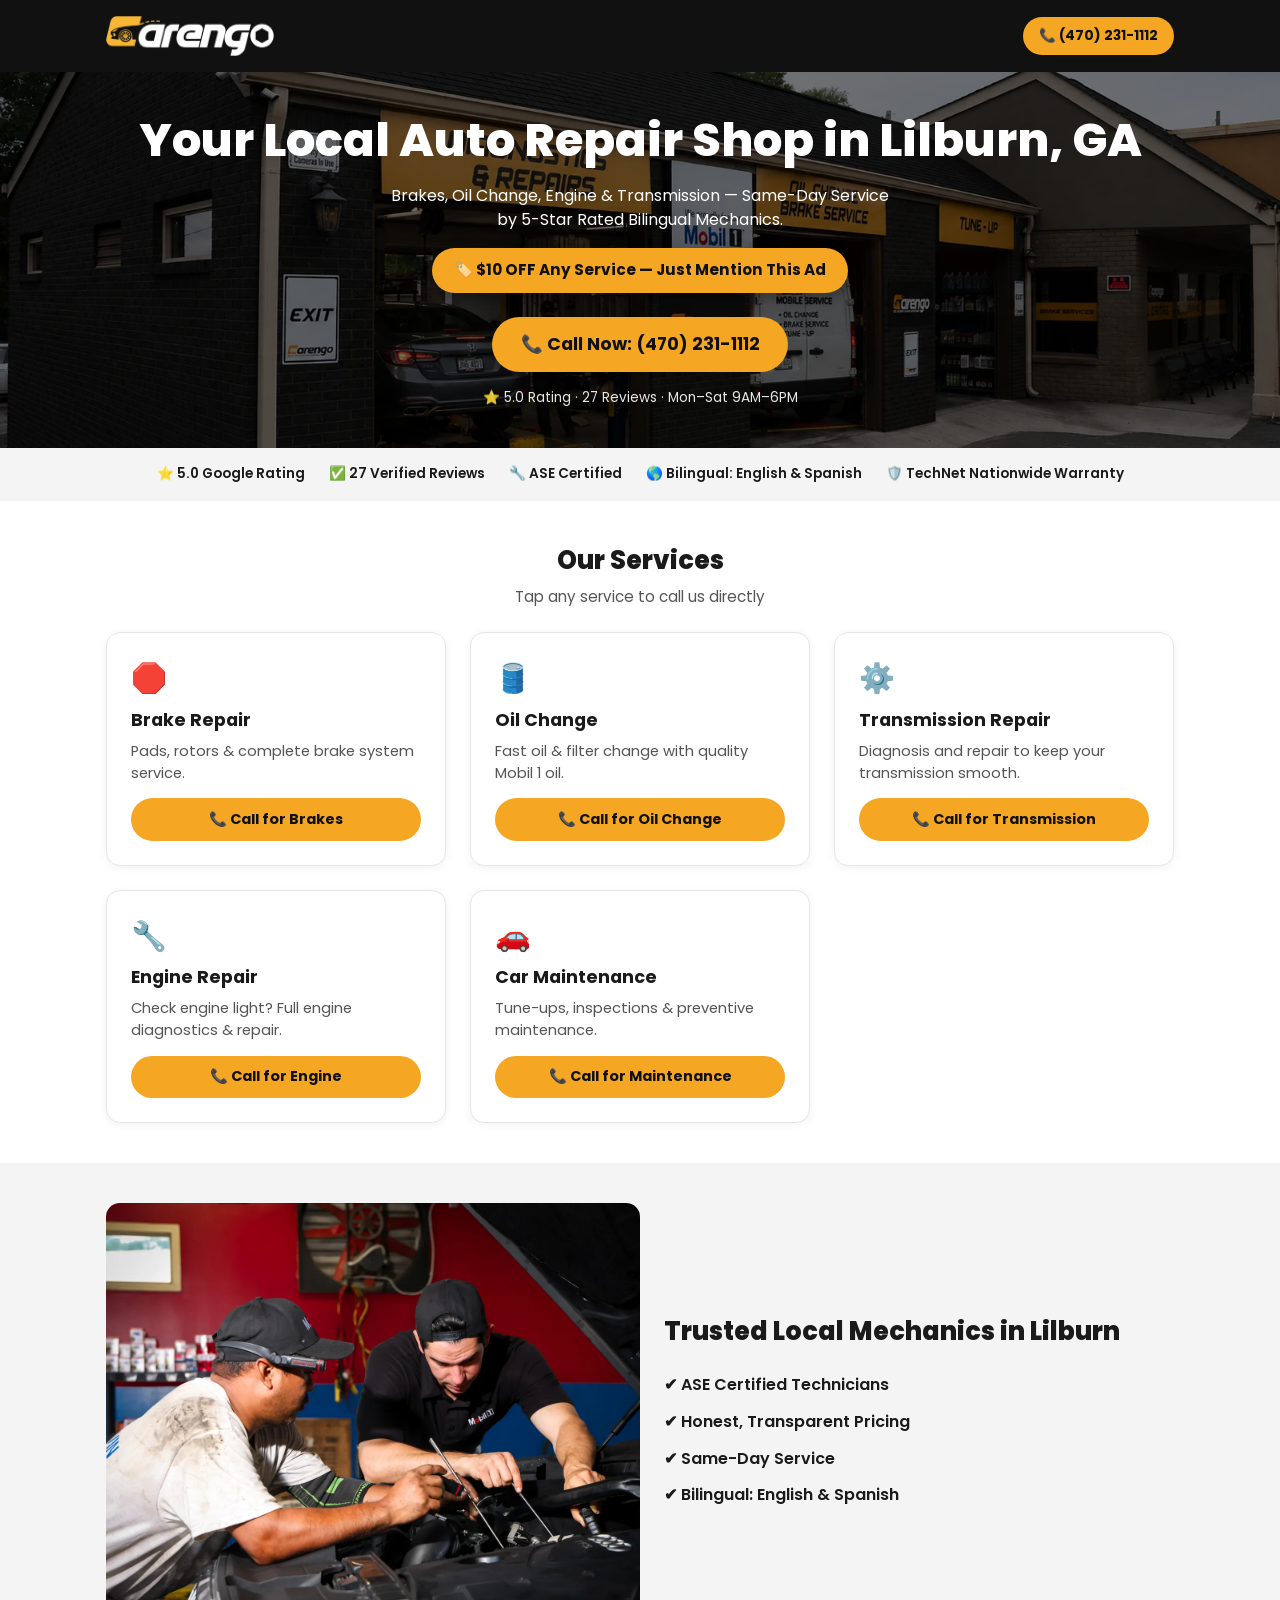
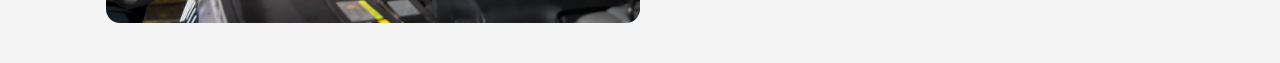
<file: ventas/index.html>
<!DOCTYPE html>
<html lang="en">
<head>
<!-- Google Tag Manager -->
<script>(function(w,d,s,l,i){w[l]=w[l]||[];w[l].push({'gtm.start':
new Date().getTime(),event:'gtm.js'});var f=d.getElementsByTagName(s)[0],
j=d.createElement(s),dl=l!='dataLayer'?'&l='+l:'';j.async=true;j.src=
'https://www.googletagmanager.com/gtm.js?id='+i+dl;f.parentNode.insertBefore(j,f);
})(window,document,'script','dataLayer','GTM-PNSDH5PL');</script>
<!-- End Google Tag Manager -->
<meta charset="UTF-8">
<meta name="viewport" content="width=device-width, initial-scale=1.0">
<title>Carengo Auto Repair | Lilburn, GA</title>
<meta name="description" content="Carengo Auto Repair in Lilburn, GA. Brakes, oil change, engine & transmission repair. Same-day service by 5-star rated bilingual mechanics. Call (470) 231-1112.">
<meta name="theme-color" content="#111111">

<link rel="preconnect" href="https://fonts.googleapis.com">
<link rel="preconnect" href="https://fonts.gstatic.com" crossorigin>
<link href="https://fonts.googleapis.com/css2?family=Poppins:wght@400;600;700;800&display=swap" rel="stylesheet">

<link rel="stylesheet" href="assets/css/styles.css">
<link rel="icon" href="data:,">
</head>
<body>
<!-- Google Tag Manager (noscript) -->
<noscript><iframe src="https://www.googletagmanager.com/ns.html?id=GTM-PNSDH5PL"
height="0" width="0" style="display:none;visibility:hidden"></iframe></noscript>
<!-- End Google Tag Manager (noscript) -->

<!-- ===== STICKY HEADER ===== -->
<header class="site-header">
  <div class="container header-inner">
    <img src="assets/images/logo-carengo.webp" alt="Carengo Auto Repair"
         class="logo" width="180" height="43" loading="eager">
    <a href="tel:+14702311112" class="btn btn-pill btn-header-call" data-event="call_click" data-service="header">
      📞 (470) 231-1112
    </a>
  </div>
</header>

<main>

  <!-- ===== HERO ===== -->
  <section class="hero">
    <div class="container hero-inner">
      <h1>Your Local Auto Repair Shop in Lilburn, GA</h1>
      <p class="hero-sub">Brakes, Oil Change, Engine & Transmission — Same-Day Service by 5-Star Rated Bilingual Mechanics.</p>
      <p class="offer-badge">🏷️ $10 OFF Any Service — Just Mention This Ad</p>
      <a href="tel:+14702311112" class="btn btn-pill btn-cta-large" data-event="call_click" data-service="hero">
        📞 Call Now: (470) 231-1112
      </a>
      <p class="hero-meta">⭐ 5.0 Rating · 27 Reviews · Mon–Sat 9AM–6PM</p>
    </div>
  </section>

  <!-- ===== TRUST BAR ===== -->
  <section class="trust-bar">
    <div class="container trust-bar-inner">
      <span>⭐ 5.0 Google Rating</span>
      <span>✅ 27 Verified Reviews</span>
      <span>🔧 ASE Certified</span>
      <span>🌎 Bilingual: English & Spanish</span>
      <span>🛡️ TechNet Nationwide Warranty</span>
    </div>
  </section>

  <!-- ===== SERVICES ===== -->
  <section class="services">
    <div class="container">
      <h2>Our Services</h2>
      <p class="services-sub">Tap any service to call us directly</p>

      <ul class="services-grid">

        <li class="service-card">
          <span class="service-icon" aria-hidden="true">🛑</span>
          <h3>Brake Repair</h3>
          <p>Pads, rotors & complete brake system service.</p>
          <a href="tel:+14702311112" class="btn btn-pill btn-card-call" data-event="call_click" data-service="brake_repair">
            📞 Call for Brakes
          </a>
        </li>

        <li class="service-card">
          <span class="service-icon" aria-hidden="true">🛢️</span>
          <h3>Oil Change</h3>
          <p>Fast oil & filter change with quality Mobil 1 oil.</p>
          <a href="tel:+14702311112" class="btn btn-pill btn-card-call" data-event="call_click" data-service="oil_change">
            📞 Call for Oil Change
          </a>
        </li>

        <li class="service-card">
          <span class="service-icon" aria-hidden="true">⚙️</span>
          <h3>Transmission Repair</h3>
          <p>Diagnosis and repair to keep your transmission smooth.</p>
          <a href="tel:+14702311112" class="btn btn-pill btn-card-call" data-event="call_click" data-service="transmission_repair">
            📞 Call for Transmission
          </a>
        </li>

        <li class="service-card">
          <span class="service-icon" aria-hidden="true">🔧</span>
          <h3>Engine Repair</h3>
          <p>Check engine light? Full engine diagnostics & repair.</p>
          <a href="tel:+14702311112" class="btn btn-pill btn-card-call" data-event="call_click" data-service="engine_repair">
            📞 Call for Engine
          </a>
        </li>

        <li class="service-card">
          <span class="service-icon" aria-hidden="true">🚗</span>
          <h3>Car Maintenance</h3>
          <p>Tune-ups, inspections & preventive maintenance.</p>
          <a href="tel:+14702311112" class="btn btn-pill btn-card-call" data-event="call_click" data-service="car_maintenance">
            📞 Call for Maintenance
          </a>
        </li>

      </ul>
    </div>
  </section>

  <!-- ===== WHY CHOOSE US ===== -->
  <section class="why-choose">
    <div class="container why-choose-inner">
      <img src="assets/images/mecanicos.webp" alt="Carengo Auto Repair mechanics at work"
           class="why-choose-img" width="560" height="420" loading="lazy">
      <div class="why-choose-content">
        <h2>Trusted Local Mechanics in Lilburn</h2>
        <ul class="why-choose-list">
          <li>✔ ASE Certified Technicians</li>
          <li>✔ Honest, Transparent Pricing</li>
          <li>✔ Same-Day Service</li>
          <li>✔ Bilingual: English & Spanish</li>
        </ul>
      </div>
    </div>
  </section>

</main>

<!-- ===== STICKY MOBILE CALL BAR ===== -->
<div class="mobile-call-bar">
  <a href="tel:+14702311112" class="btn btn-pill btn-mobile-call" data-event="call_click" data-service="mobile_sticky">
    📞 Call Now — (470) 231-1112
  </a>
</div>

<script src="assets/js/main.js" defer></script>

</body>
</html>
</file>
<file: ventas/assets/css/styles.css>
/* ===== Carengo Auto Repair — Design system ===== */
:root {
  --yellow: #F5A623;
  --black: #111111;
  --white: #FFFFFF;
  --gray: #F4F4F4;
  --text: #1a1a1a;

  --max-width: 1100px;
  --radius-pill: 999px;
  --space-1: 0.5rem;
  --space-2: 1rem;
  --space-3: 1.5rem;
  --space-4: 2.5rem;
}

* {
  margin: 0;
  padding: 0;
  box-sizing: border-box;
}

html {
  font-size: 100%;
  -webkit-text-size-adjust: 100%;
}

body {
  font-family: "Poppins", -apple-system, BlinkMacSystemFont, sans-serif;
  color: var(--text);
  background-color: var(--white);
  line-height: 1.5;
  /* room for the sticky mobile call bar */
  padding-bottom: 4.5rem;
}

a {
  text-decoration: none;
  color: inherit;
}

ul {
  list-style: none;
}

.container {
  width: 100%;
  max-width: var(--max-width);
  margin: 0 auto;
  padding: 0 var(--space-2);
}

/* ===== Buttons (pill style) ===== */
.btn-pill {
  display: inline-block;
  border-radius: var(--radius-pill);
  font-weight: 700;
  font-family: inherit;
  cursor: pointer;
  text-align: center;
  transition: transform 0.15s ease, opacity 0.15s ease;
}

.btn-pill:active {
  transform: scale(0.97);
}

/* ===== Sticky header ===== */
.site-header {
  background-color: var(--black);
  position: sticky;
  top: 0;
  z-index: 100;
}

.header-inner {
  display: flex;
  align-items: center;
  justify-content: space-between;
  padding-top: var(--space-2);
  padding-bottom: var(--space-2);
  gap: var(--space-2);
}

.logo {
  height: 40px;
  width: auto;
}

.btn-header-call {
  background-color: var(--yellow);
  color: var(--black);
  padding: 0.55rem 1rem;
  font-size: 0.85rem;
  white-space: nowrap;
}

/* ===== Hero ===== */
.hero {
  background-color: var(--black);
  background-image: linear-gradient(rgba(0, 0, 0, 0.55), rgba(0, 0, 0, 0.55)),
    url("../images/taller-frente.webp");
  background-size: cover;
  background-position: center;
  background-repeat: no-repeat;
  color: var(--white);
  padding: var(--space-4) 0;
  text-align: center;
}

.hero-inner {
  display: flex;
  flex-direction: column;
  align-items: center;
  gap: var(--space-2);
}

.hero h1 {
  font-size: 1.9rem;
  font-weight: 800;
  line-height: 1.2;
  color: var(--white);
}

.hero-sub {
  font-size: 1rem;
  font-weight: 400;
  color: var(--white);
  max-width: 32rem;
}

.offer-badge {
  background-color: var(--yellow);
  color: var(--black);
  font-weight: 700;
  padding: 0.7rem 1.4rem;
  border-radius: var(--radius-pill);
  font-size: 0.95rem;
  box-shadow: 0 4px 14px rgba(0, 0, 0, 0.3);
  animation: pulse 2.5s ease-in-out infinite;
}

@keyframes pulse {
  0%, 100% {
    transform: scale(1);
  }
  50% {
    transform: scale(1.04);
  }
}

.btn-cta-large {
  background-color: var(--yellow);
  color: var(--black);
  font-size: 1.1rem;
  padding: 0.9rem 1.8rem;
  margin-top: var(--space-1);
}

.hero-meta {
  font-size: 0.85rem;
  font-weight: 400;
  color: var(--white);
  opacity: 0.9;
}

/* ===== Trust bar ===== */
.trust-bar {
  background-color: var(--gray);
  padding: var(--space-2) 0;
}

.trust-bar-inner {
  display: flex;
  flex-direction: column;
  align-items: center;
  gap: 0.6rem;
  text-align: center;
  font-size: 0.85rem;
  font-weight: 600;
}

/* ===== Services ===== */
.services {
  padding: var(--space-4) 0;
}

.services h2 {
  text-align: center;
  font-size: 1.6rem;
  font-weight: 800;
  margin-bottom: 0.4rem;
  color: var(--text);
}

.services-sub {
  text-align: center;
  font-size: 0.95rem;
  font-weight: 400;
  color: #555;
  margin-bottom: var(--space-3);
}

.services-grid {
  display: grid;
  grid-template-columns: 1fr;
  gap: var(--space-3);
}

.service-card {
  background-color: var(--white);
  border: 1px solid #e6e6e6;
  border-radius: 14px;
  box-shadow: 0 2px 8px rgba(0, 0, 0, 0.06);
  padding: var(--space-3);
  display: flex;
  flex-direction: column;
  align-items: flex-start;
  gap: 0.4rem;
}

.service-icon {
  font-size: 1.8rem;
}

.service-card h3 {
  font-size: 1.1rem;
  font-weight: 700;
  color: var(--text);
}

.service-card p {
  font-size: 0.92rem;
  font-weight: 400;
  color: #555;
}

.btn-card-call {
  background-color: var(--yellow);
  color: var(--black);
  font-size: 0.9rem;
  padding: 0.65rem 1.2rem;
  margin-top: 0.5rem;
  width: 100%;
}

/* ===== Why choose us ===== */
.why-choose {
  background-color: var(--gray);
  padding: var(--space-4) 0;
}

.why-choose-inner {
  display: flex;
  flex-direction: column;
  gap: var(--space-3);
  align-items: center;
}

.why-choose-img {
  width: 100%;
  max-width: 480px;
  border-radius: 14px;
  object-fit: cover;
}

.why-choose-content h2 {
  font-size: 1.6rem;
  font-weight: 800;
  margin-bottom: var(--space-2);
  color: var(--text);
  text-align: center;
}

.why-choose-list li {
  padding: 0.4rem 0;
  font-size: 1rem;
  font-weight: 600;
}

/* ===== Sticky mobile call bar ===== */
.mobile-call-bar {
  display: block;
  position: fixed;
  bottom: 0;
  left: 0;
  right: 0;
  background-color: var(--yellow);
  padding: 0.6rem var(--space-2);
  z-index: 100;
}

.btn-mobile-call {
  display: block;
  width: 100%;
  background-color: var(--black);
  color: var(--white);
  font-size: 1rem;
  padding: 0.8rem 1rem;
}

/* ===== Tablet and up ===== */
@media (min-width: 600px) {
  .trust-bar-inner {
    flex-direction: row;
    flex-wrap: wrap;
    justify-content: center;
    gap: 1.5rem;
  }

  .hero h1 {
    font-size: 2.4rem;
  }

  .services-grid {
    grid-template-columns: repeat(2, 1fr);
  }
}

/* ===== Desktop ===== */
@media (min-width: 900px) {
  .hero h1 {
    font-size: 2.9rem;
  }

  .services-grid {
    grid-template-columns: repeat(3, 1fr);
  }

  .why-choose-inner {
    flex-direction: row;
    align-items: center;
    text-align: left;
  }

  .why-choose-img {
    max-width: 50%;
  }

  .why-choose-content h2 {
    text-align: left;
  }

  /* mobile call bar is mobile-only */
  .mobile-call-bar {
    display: none;
  }

  body {
    padding-bottom: 0;
  }
}
</file>
